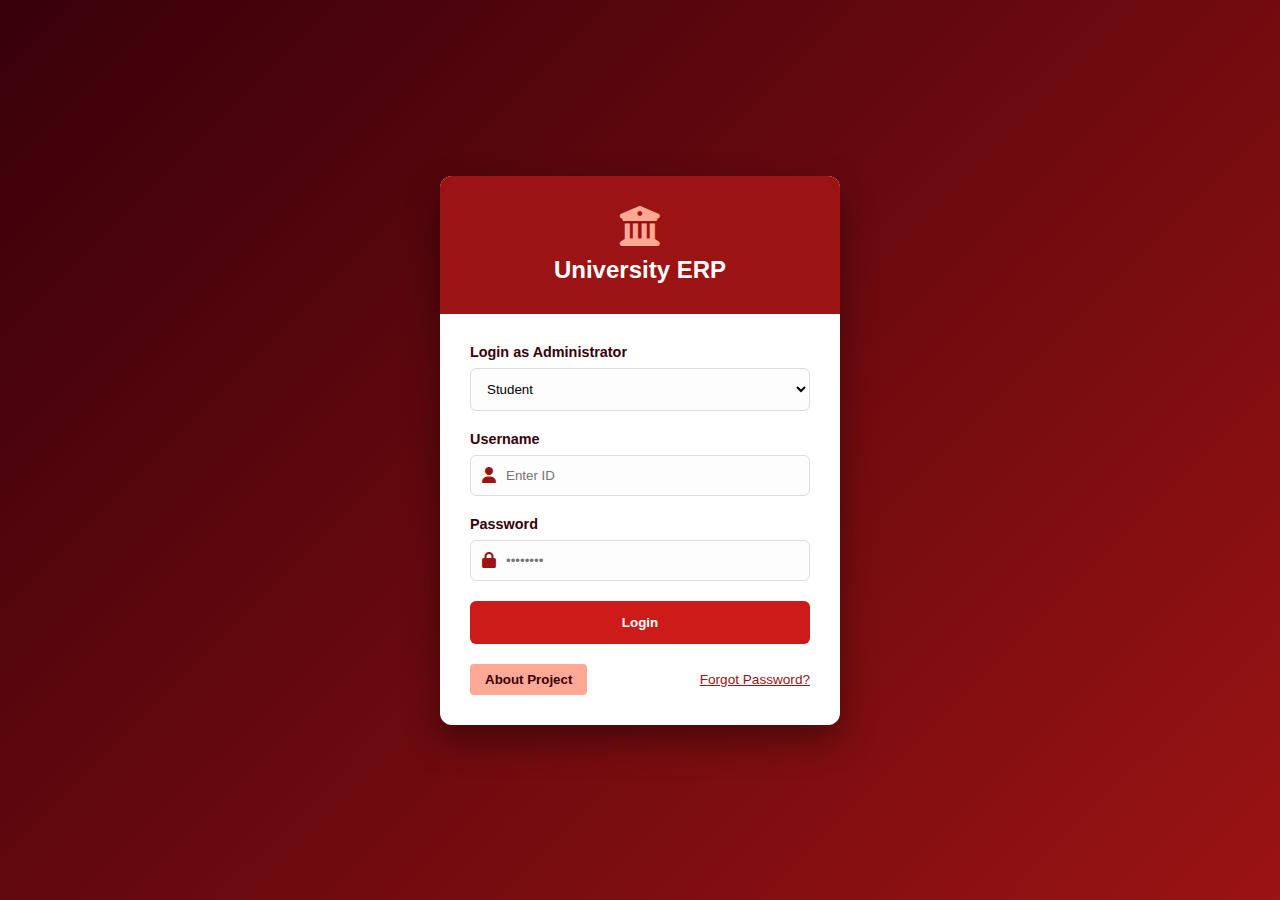
<file: index.html>
<!DOCTYPE html>
<html lang="en">
<head>
    <meta charset="UTF-8">
    <meta name="viewport" content="width=device-width, initial-scale=1.0">
    <title>ERP Portal - Login</title>
    <link rel="stylesheet" href="login-style.css">
    <link rel="stylesheet" href="https://cdnjs.cloudflare.com/ajax/libs/font-awesome/6.4.0/css/all.min.css">
</head>
<body>

    <div class="login-wrapper">
        <div class="login-flashcard">
            <div class="login-header">
                <i class="fas fa-university"></i>
                <h2>University ERP</h2>
            </div>

            <div class="login-body">
                <div class="form-group">
                    <label>Login as Administrator</label>
                    <select id="role">
                        <option value="student">Student</option>
                        <option value="faculty">Faculty</option>
                        <option value="hod">HOD</option>
                        <option value="administrator">Administrator</option>
                    </select>
                </div>

                <div class="form-group">
                    <label>Username</label>
                    <div class="input-with-icon">
                        <i class="fas fa-user"></i>
                        <input type="text" id="username" placeholder="Enter ID" required>
                    </div>
                </div>

                <div class="form-group">
                    <label>Password</label>
                    <div class="input-with-icon">
                        <i class="fas fa-lock"></i>
                        <input type="password" id="password" placeholder="••••••••" required>
                    </div>
                </div>

                <button class="btn-login" onclick="window.location.href='dashboard.html'">Login</button>
                
                <div class="login-footer">
                    
                    <button class="btn-secondary" id="openAbout" onclick="window.location.href='about.html'">
                        About Project
                    </button>
                    <button class="btn-text">Forgot Password?</button>
                </div>
            </div>
        </div>
    </div>

    <div id="aboutModal" class="modal">
        <div class="modal-content">
            <div class="modal-header">
                <h2>Project Information</h2>
                <span class="close-modal" id="closeAbout">&times;</span>
            </div>
            <div class="modal-body">
                <h3>ERP-based Integrated Student Management System</h3>
                <p class="objective"><strong>Vision:</strong> A centralized platform to reduce manual work and improve data transparency.</p>
                
                <div class="about-grid">
                    <div class="grid-item">
                        <h4>Users</h4>
                        <ul>
                            <li>Student & Faculty</li>
                            <li>Department & Admin</li>
                        </ul>
                    </div>
                    <div class="grid-item">
                        <h4>Technologies</h4>
                        <ul>
                            <li>HTML/CSS/JS</li>
                            <li>Python/Node.js</li>
                            <li>MySQL</li>
                        </ul>
                    </div>
                </div>
                
                <div class="requirements">
                    <h4>Core Features</h4>
                    <ul>
                        <li>Role-based Access Control</li>
                        <li>Automated Fee & Library Tracking</li>
                        <li>Integrated Query Chatbot</li>
                        <li>Export Reports (PDF/Excel)</li>
                    </ul>
                </div>
            </div>
        </div>
    </div>

    <script>
        // Simple logic to toggle the About modal
        const span = document.getElementById("closeAbout");

        btn.onclick = () => modal.style.display = "flex";
        span.onclick = () => modal.style.display = "none";
        window.onclick = (event) => {
            if (event.target == modal) modal.style.display = "none";
        }
    </script>
</body>
</html>
</file>
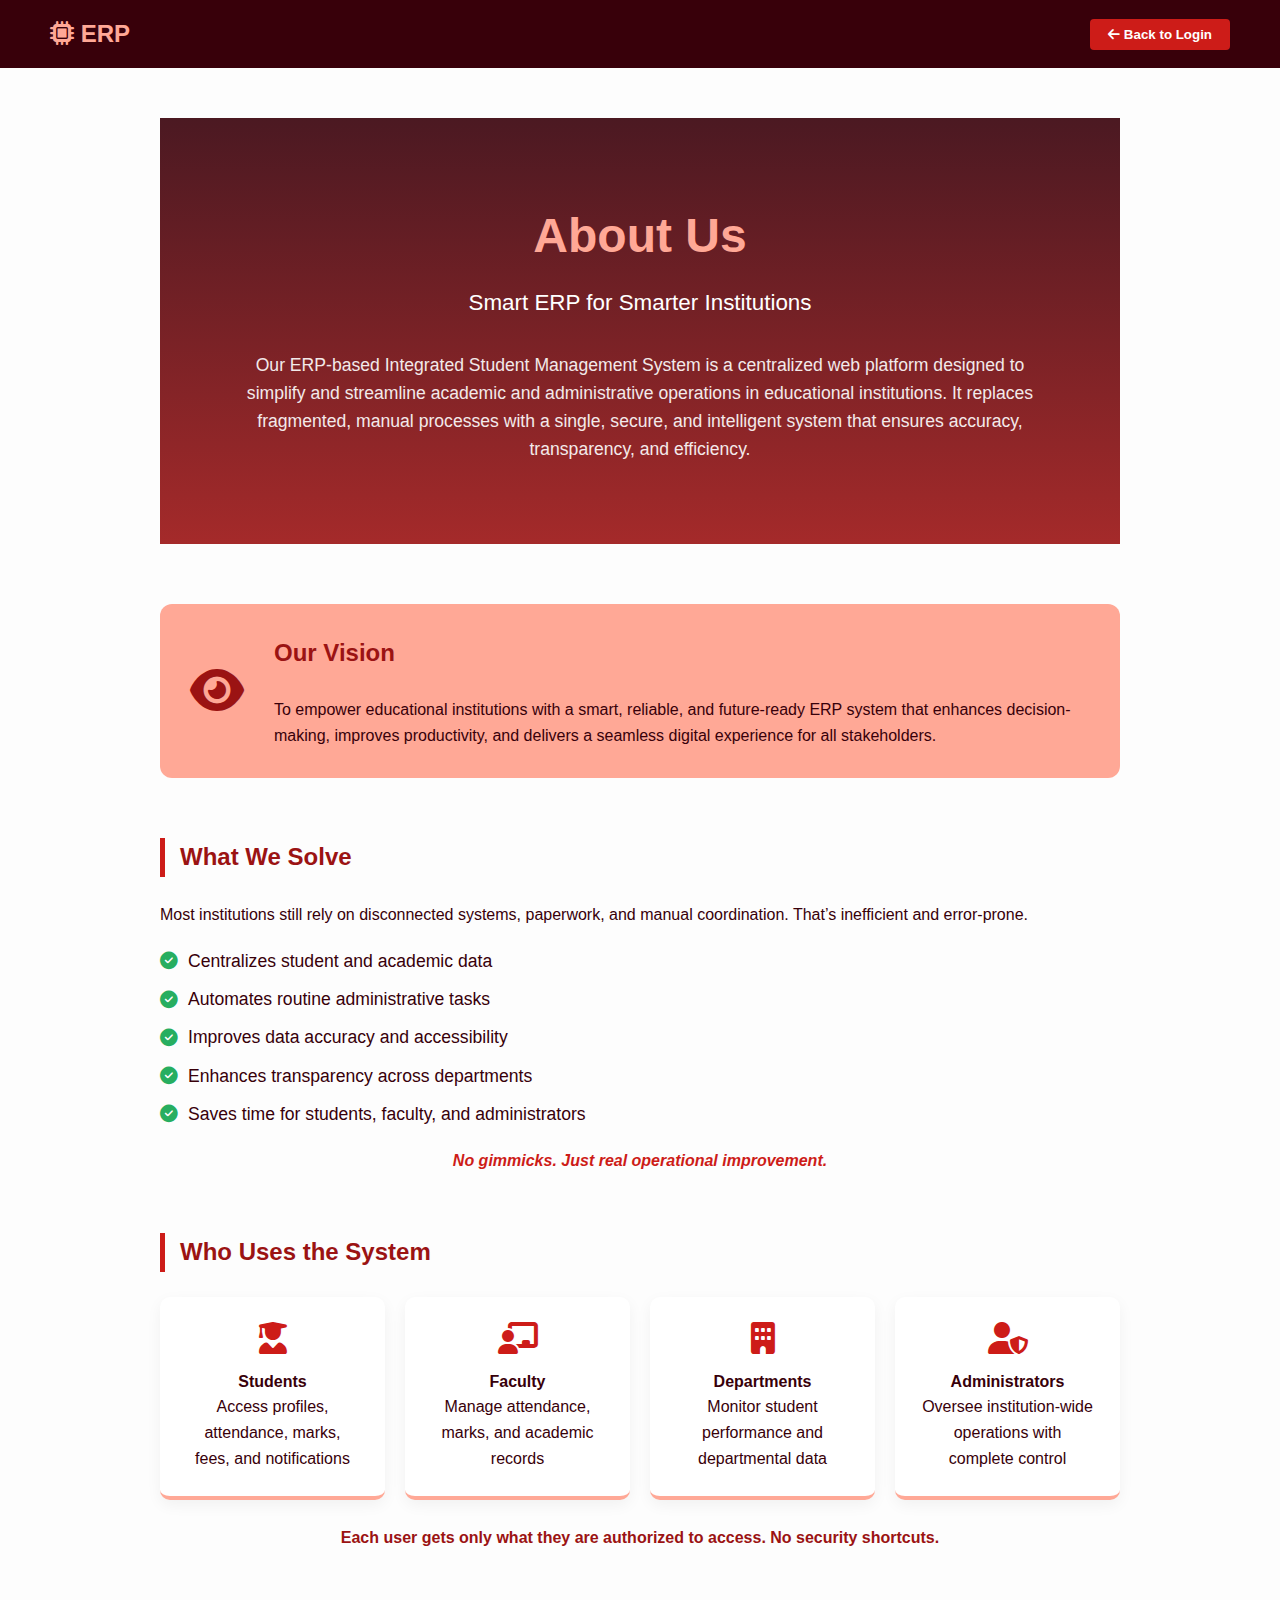
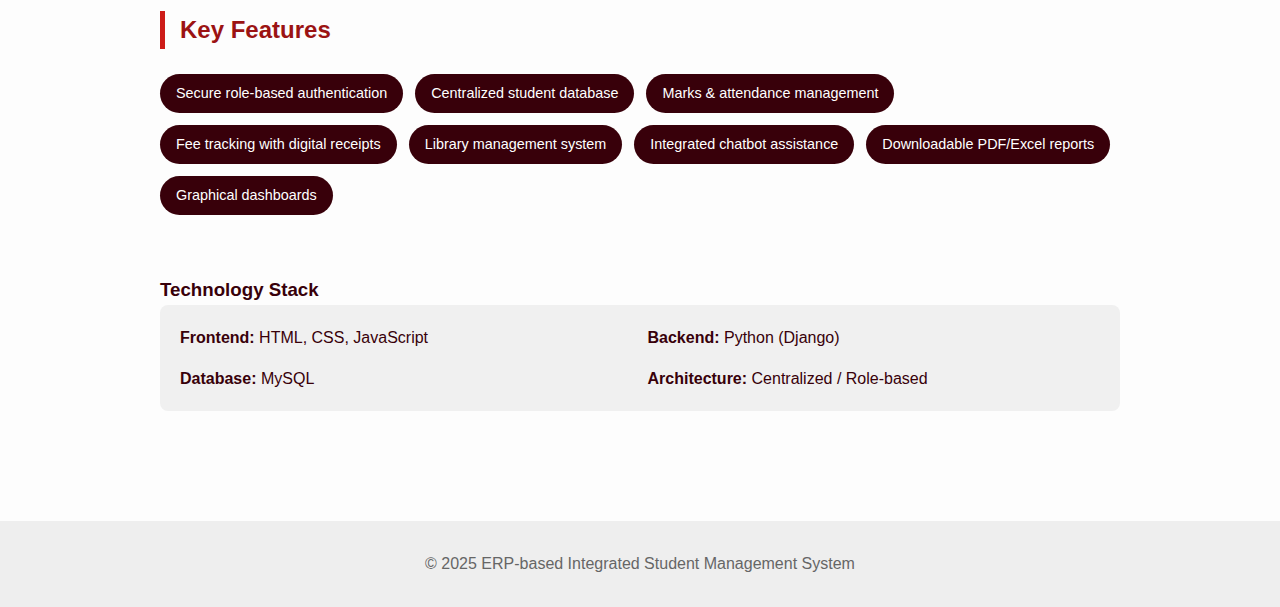
<file: about.html>
<!DOCTYPE html>
<html lang="en">
<head>
    <meta charset="UTF-8">
    <meta name="viewport" content="width=device-width, initial-scale=1.0">
    <title>About Us - Smart ERP</title>
    <link rel="stylesheet" href="about-style.css">
    <link rel="stylesheet" href="https://cdnjs.cloudflare.com/ajax/libs/font-awesome/6.4.0/css/all.min.css">
</head>
<body>

    <div class="about-wrapper">
        <header class="about-nav">
            <div class="logo">
                <i class="fas fa-microchip"></i> ERP
            </div>
            <button class="btn-back" onclick="window.location.href='login.html'">
                <i class="fas fa-arrow-left"></i> Back to Login
            </button>
        </header>

        <main class="about-container">
            <section class="hero-section">
                <h1>About Us</h1>
                <p class="tagline">Smart ERP for Smarter Institutions</p>
                <div class="hero-content">
                    <p>Our ERP-based Integrated Student Management System is a centralized web platform designed to simplify and streamline academic and administrative operations in educational institutions. It replaces fragmented, manual processes with a single, secure, and intelligent system that ensures accuracy, transparency, and efficiency.</p>
                </div>
            </section>

            <section class="vision-card">
                <div class="vision-icon"><i class="fas fa-eye"></i></div>
                <div class="vision-text">
                    <h2>Our Vision</h2>
                    <p>To empower educational institutions with a smart, reliable, and future-ready ERP system that enhances decision-making, improves productivity, and delivers a seamless digital experience for all stakeholders.</p>
                </div>
            </section>

            <section class="info-section">
                <h2>What We Solve</h2>
                <p>Most institutions still rely on disconnected systems, paperwork, and manual coordination. That’s inefficient and error-prone.</p>
                <ul class="solve-list">
                    <li><i class="fas fa-check-circle"></i> Centralizes student and academic data</li>
                    <li><i class="fas fa-check-circle"></i> Automates routine administrative tasks</li>
                    <li><i class="fas fa-check-circle"></i> Improves data accuracy and accessibility</li>
                    <li><i class="fas fa-check-circle"></i> Enhances transparency across departments</li>
                    <li><i class="fas fa-check-circle"></i> Saves time for students, faculty, and administrators</li>
                </ul>
                <p class="quote">No gimmicks. Just real operational improvement.</p>
            </section>

            <section class="roles-section">
                <h2>Who Uses the System</h2>
                <div class="roles-grid">
                    <div class="role-card">
                        <i class="fas fa-user-graduate"></i>
                        <h4>Students</h4>
                        <p>Access profiles, attendance, marks, fees, and notifications</p>
                    </div>
                    <div class="role-card">
                        <i class="fas fa-chalkboard-teacher"></i>
                        <h4>Faculty</h4>
                        <p>Manage attendance, marks, and academic records</p>
                    </div>
                    <div class="role-card">
                        <i class="fas fa-building"></i>
                        <h4>Departments</h4>
                        <p>Monitor student performance and departmental data</p>
                    </div>
                    <div class="role-card">
                        <i class="fas fa-user-shield"></i>
                        <h4>Administrators</h4>
                        <p>Oversee institution-wide operations with complete control</p>
                    </div>
                </div>
                <p class="security-note">Each user gets only what they are authorized to access. No security shortcuts.</p>
            </section>

            <section class="features-section">
                <h2>Key Features</h2>
                <div class="features-flex">
                    <div class="feat-item">Secure role-based authentication</div>
                    <div class="feat-item">Centralized student database</div>
                    <div class="feat-item">Marks & attendance management</div>
                    <div class="feat-item">Fee tracking with digital receipts</div>
                    <div class="feat-item">Library management system</div>
                    <div class="feat-item">Integrated chatbot assistance</div>
                    <div class="feat-item">Downloadable PDF/Excel reports</div>
                    <div class="feat-item">Graphical dashboards</div>
                </div>
            </section>

            <section class="tech-section">
                <h3>Technology Stack</h3>
                <div class="tech-grid">
                    <div class="tech-item"><strong>Frontend:</strong> HTML, CSS, JavaScript</div>
                    <div class="tech-item"><strong>Backend:</strong> Python (Django)</div>
                    <div class="tech-item"><strong>Database:</strong> MySQL</div>
                    <div class="tech-item"><strong>Architecture:</strong> Centralized / Role-based</div>
                </div>
            </section>
        </main>

        <footer class="about-footer">
            <p>&copy; 2025 ERP-based Integrated Student Management System</p>
        </footer>
    </div>

</body>
</html>
</file>
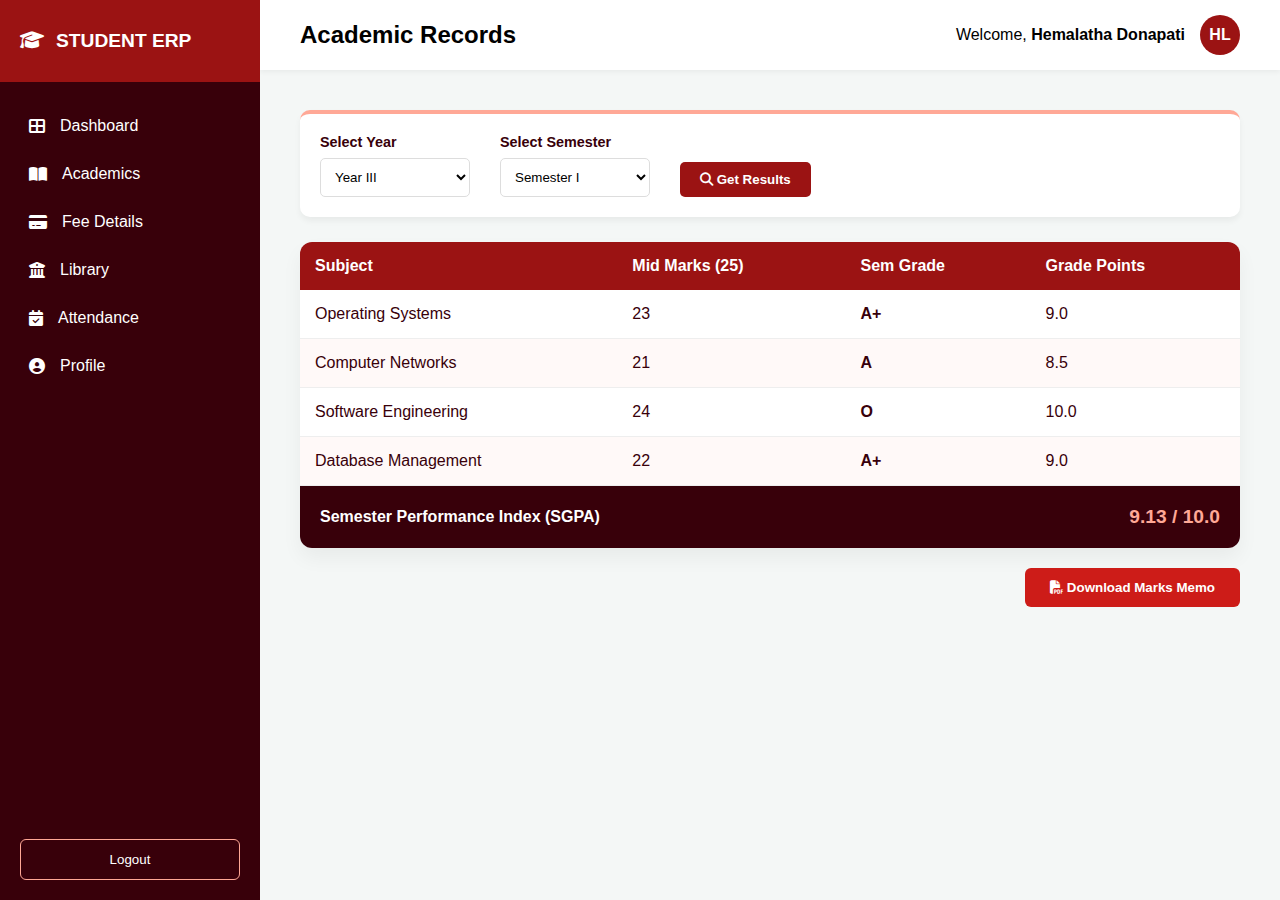
<file: academics.html>
<!DOCTYPE html>
<html lang="en">
<head>
    <meta charset="UTF-8">
    <meta name="viewport" content="width=device-width, initial-scale=1.0">
    <title>Academics - ERP Portal</title>
    <link rel="stylesheet" href="dashboard-style.css">
    <link rel="stylesheet" href="academics-style.css">
    <link rel="stylesheet" href="https://cdnjs.cloudflare.com/ajax/libs/font-awesome/6.4.0/css/all.min.css">
</head>
<body>

    <div class="dashboard-wrapper">
        <nav class="sidebar">
            <div class="sidebar-logo">
                <i class="fas fa-graduation-cap"></i>
                <span>STUDENT ERP</span>
            </div>
            <ul class="nav-menu">
                <li class="nav-item" onclick="window.location.href='dashboard.html'">
                    <i class="fas fa-th-large"></i> Dashboard
                </li>
                
                <li class="nav-item" onclick="window.location.href='academics.html'">
                    <i class="fas fa-book-open"></i> Academics
                </li>
                
                <li class="nav-item" onclick="window.location.href='fee.html'">
                    <i class="fas fa-credit-card"></i> Fee Details
                </li>
                
                <li class="nav-item" onclick="window.location.href='library.html'">
                    <i class="fas fa-university"></i> Library
                </li>

                <li class="nav-item" onclick="window.location.href='attendance.html'">
                    <i class="fas fa-calendar-check"></i> Attendance
                </li>

                <li class="nav-item" onclick="window.location.href='profile.html'">
                    <i class="fas fa-user-circle"></i> Profile
                </li>
            </ul>
            <div class="sidebar-footer">
                <button class="btn-logout" onclick="window.location.href='index.html'">Logout</button>
            </div>
        </nav>

        <main class="main-container">
            <header class="top-nav">
                <div class="page-title"><h2>Academic Records</h2></div>
                <div class="user-profile"><span>Welcome, <strong>Hemalatha Donapati</strong></span><div class="avatar">HL</div></div>
            </header>

            <section class="content-body">
                <div class="filter-card">
                    <div class="filter-group">
                        <label>Select Year</label>
                        <select id="year-select">
                            <option value="1">Year I</option>
                            <option value="2">Year II</option>
                            <option value="3" selected>Year III</option>
                            <option value="4">Year IV</option>
                        </select>
                    </div>
                    <div class="filter-group">
                        <label>Select Semester</label>
                        <select id="sem-select">
                            <option value="1" selected>Semester I</option>
                            <option value="2">Semester II</option>
                        </select>
                    </div>
                    <button class="btn-fetch"><i class="fas fa-search"></i> Get Results</button>
                </div>

                <div class="table-container">
                    
                    <table class="academic-table">
                        <thead>
                            <tr>
                                <th>Subject</th>
                                <th>Mid Marks (25)</th>
                                <th>Sem Grade</th>
                                <th>Grade Points</th>
                            </tr>
                        </thead>
                        <tbody>
                            <tr>
                                <td>Operating Systems</td>
                                <td>23</td>
                                <td class="grade">A+</td>
                                <td>9.0</td>
                            </tr>
                            <tr class="alt-row">
                                <td>Computer Networks</td>
                                <td>21</td>
                                <td class="grade">A</td>
                                <td>8.5</td>
                            </tr>
                            <tr>
                                <td>Software Engineering</td>
                                <td>24</td>
                                <td class="grade">O</td>
                                <td>10.0</td>
                            </tr>
                            <tr class="alt-row">
                                <td>Database Management</td>
                                <td>22</td>
                                <td class="grade">A+</td>
                                <td>9.0</td>
                            </tr>
                        </tbody>
                        <tfoot>
                            <tr class="summary-row">
                                <td colspan="2">Semester Performance Index (SGPA)</td>
                                <td colspan="2" class="sgpa-value">9.13 / 10.0</td>
                            </tr>
                        </tfoot>
                    </table>
                </div>

                <div class="report-action">
                    <button class="btn-download"><i class="fas fa-file-pdf"></i> Download Marks Memo</button>
                </div>
            </section>
        </main>
    </div>
</body>

</html>
</file>
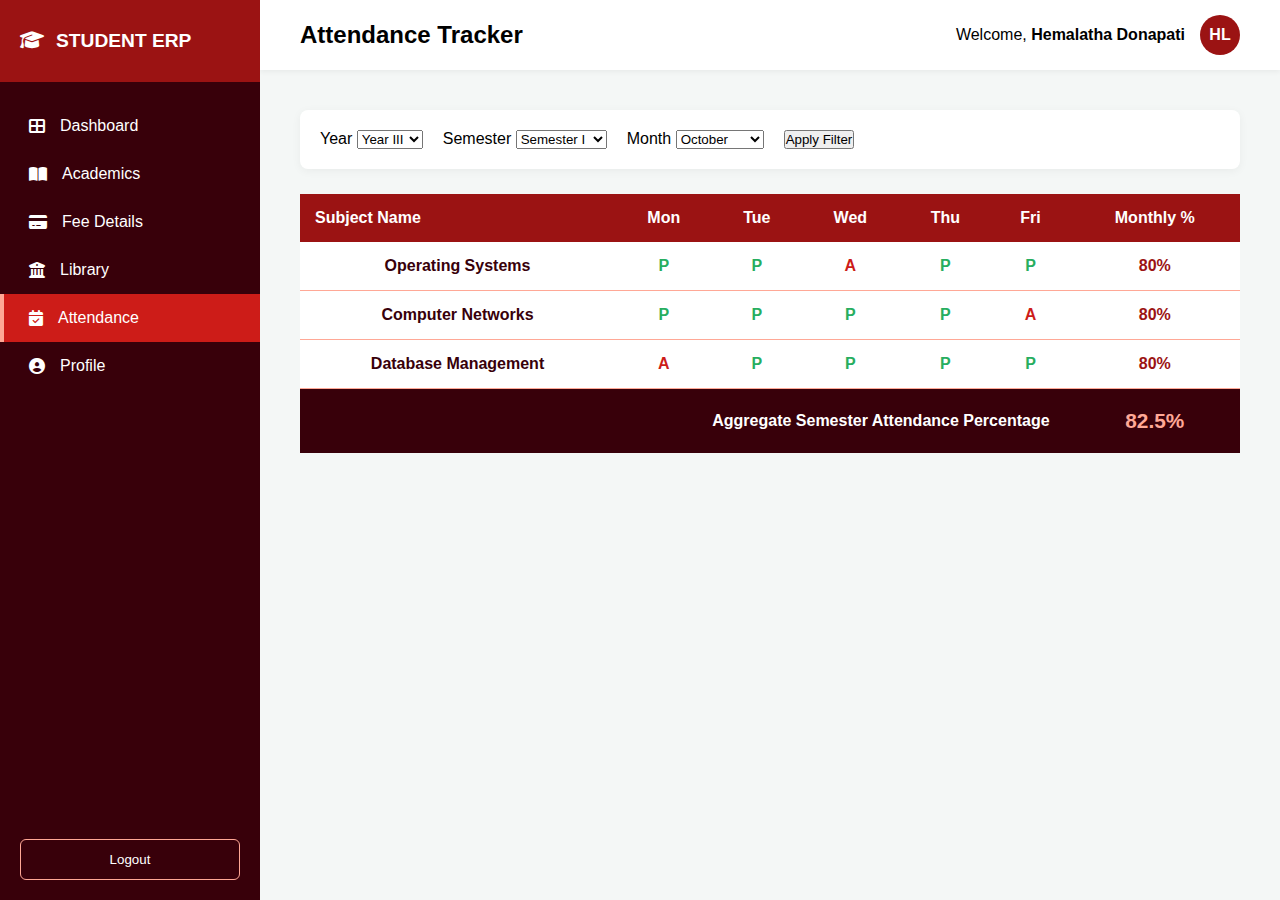
<file: attendance.html>
<!DOCTYPE html>
<html lang="en">
<head>
    <meta charset="UTF-8">
    <meta name="viewport" content="width=device-width, initial-scale=1.0">
    <title>Attendance - ERP Portal</title>
    <link rel="stylesheet" href="dashboard-style.css">
    <link rel="stylesheet" href="attendance-style.css">
    <link rel="stylesheet" href="https://cdnjs.cloudflare.com/ajax/libs/font-awesome/6.4.0/css/all.min.css">
</head>
<body>

    <div class="dashboard-wrapper">
        <nav class="sidebar">
            <div class="sidebar-logo">
                <i class="fas fa-graduation-cap"></i>
                <span>STUDENT ERP</span>
            </div>
            <ul class="nav-menu">
                <li class="nav-item" onclick="window.location.href='dashboard.html'"><i class="fas fa-th-large"></i> Dashboard</li>
                <li class="nav-item" onclick="window.location.href='academics.html'"><i class="fas fa-book-open"></i> Academics</li>
                <li class="nav-item" onclick="window.location.href='fee.html'"><i class="fas fa-credit-card"></i> Fee Details</li>
                <li class="nav-item" onclick="window.location.href='library.html'"><i class="fas fa-university"></i> Library</li>
                <li class="nav-item active" onclick="window.location.href='attendance.html'"><i class="fas fa-calendar-check"></i> Attendance</li>
                <li class="nav-item" onclick="window.location.href='profile.html'"><i class="fas fa-user-circle"></i> Profile</li>
            </ul>
            <div class="sidebar-footer">
                <button class="btn-logout" onclick="window.location.href='login.html'">Logout</button>
            </div>
        </nav>

        <main class="main-container">
            <header class="top-nav">
                <div class="page-title"><h2>Attendance Tracker</h2></div>
                <div class="user-profile"><span>Welcome, <strong>Hemalatha Donapati</strong></span><div class="avatar">HL</div></div>
            </header>

            <section class="content-body">
                <div class="filter-card">
                    <div class="filter-group">
                        <label>Year</label>
                        <select>
                            <option>Year I</option>
                            <option>Year II</option>
                            <option selected>Year III</option>
                            <option>Year IV</option>
                        </select>
                    </div>
                    <div class="filter-group">
                        <label>Semester</label>
                        <select>
                            <option selected>Semester I</option>
                            <option>Semester II</option>
                        </select>
                    </div>
                    <div class="filter-group">
                        <label>Month</label>
                        <select>
                            <option>August</option>
                            <option>September</option>
                            <option selected>October</option>
                            <option>November</option>
                        </select>
                    </div>
                    <button class="btn-fetch">Apply Filter</button>
                </div>

                <div class="table-container">
                    <table class="attendance-table">
                        <thead>
                            <tr>
                                <th>Subject Name</th>
                                <th>Mon</th>
                                <th>Tue</th>
                                <th>Wed</th>
                                <th>Thu</th>
                                <th>Fri</th>
                                <th>Monthly %</th>
                            </tr>
                        </thead>
                        <tbody>
                            <tr>
                                <td class="subject-name">Operating Systems</td>
                                <td><span class="p-status">P</span></td>
                                <td><span class="p-status">P</span></td>
                                <td><span class="a-status">A</span></td>
                                <td><span class="p-status">P</span></td>
                                <td><span class="p-status">P</span></td>
                                <td class="perc-val">80%</td>
                            </tr>
                            <tr class="alt-row">
                                <td class="subject-name">Computer Networks</td>
                                <td><span class="p-status">P</span></td>
                                <td><span class="p-status">P</span></td>
                                <td><span class="p-status">P</span></td>
                                <td><span class="p-status">P</span></td>
                                <td><span class="a-status">A</span></td>
                                <td class="perc-val">80%</td>
                            </tr>
                            <tr>
                                <td class="subject-name">Database Management</td>
                                <td><span class="a-status">A</span></td>
                                <td><span class="p-status">P</span></td>
                                <td><span class="p-status">P</span></td>
                                <td><span class="p-status">P</span></td>
                                <td><span class="p-status">P</span></td>
                                <td class="perc-val">80%</td>
                            </tr>
                        </tbody>
                        <tfoot>
                            <tr class="semester-summary">
                                <td colspan="6">Aggregate Semester Attendance Percentage</td>
                                <td class="total-perc">82.5%</td>
                            </tr>
                        </tfoot>
                    </table>
                </div>
            </section>
        </main>
    </div>
</body>
</html>
</file>
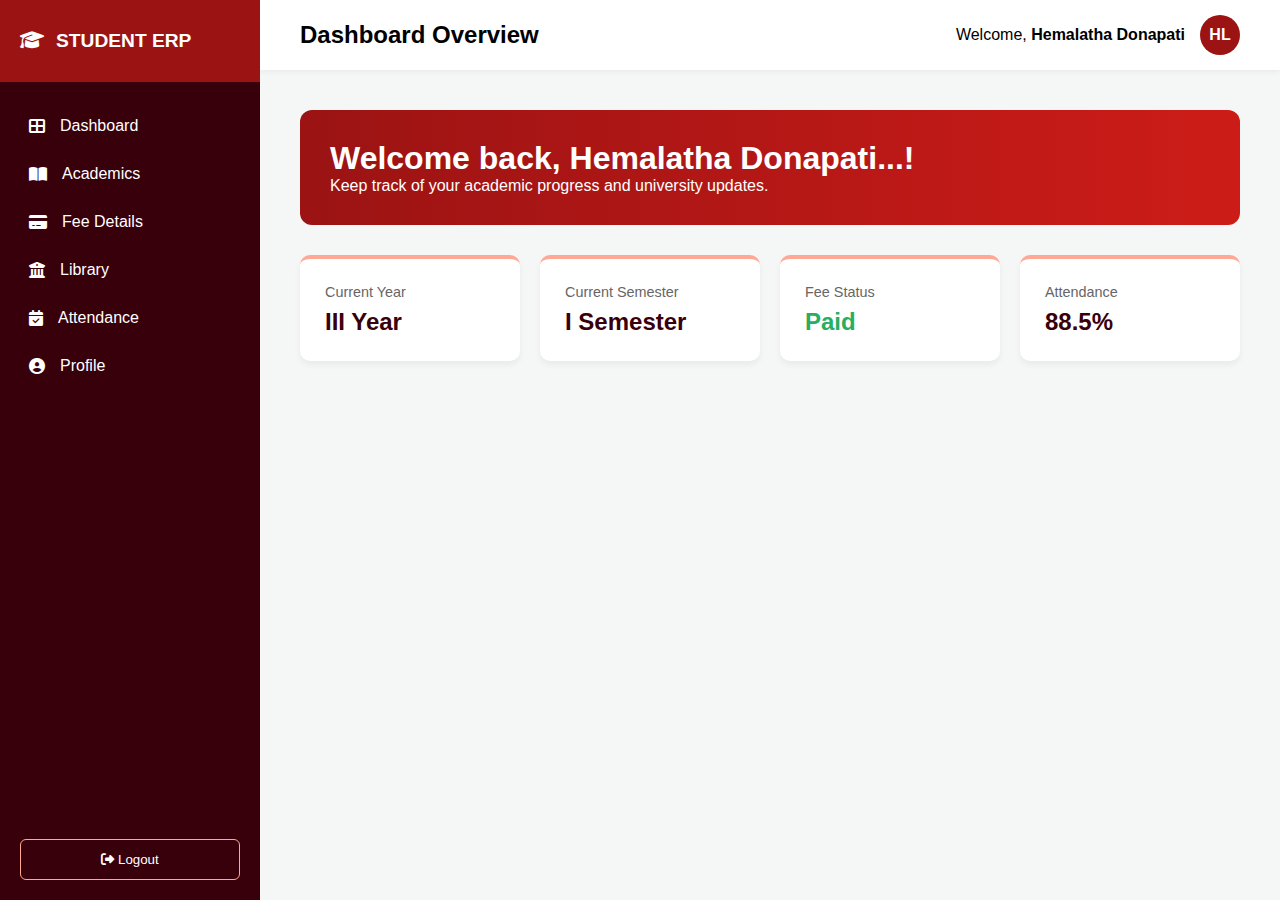
<file: dashboard.html>
<!DOCTYPE html>
<html lang="en">
<head>
    <meta charset="UTF-8">
    <meta name="viewport" content="width=device-width, initial-scale=1.0">
    <title>Student Portal - Dashboard</title>
    <link rel="stylesheet" href="dashboard-style.css">
    <link rel="stylesheet" href="https://cdnjs.cloudflare.com/ajax/libs/font-awesome/6.4.0/css/all.min.css">
</head>
<body>

    <div class="dashboard-wrapper">
        <nav class="sidebar">
            <div class="sidebar-logo">
                <i class="fas fa-graduation-cap"></i>
                <span>STUDENT ERP</span>
            </div>
            
            <ul class="nav-menu">
                <li class="nav-item" onclick="window.location.href='dashboard.html'">
                    <i class="fas fa-th-large"></i> Dashboard
                </li>
                
                <li class="nav-item" onclick="window.location.href='academics.html'">
                    <i class="fas fa-book-open"></i> Academics
                </li>
                
                <li class="nav-item" onclick="window.location.href='fee.html'">
                    <i class="fas fa-credit-card"></i> Fee Details
                </li>
                
                <li class="nav-item" onclick="window.location.href='library.html'">
                    <i class="fas fa-university"></i> Library
                </li>

                <li class="nav-item" onclick="window.location.href='attendance.html'">
                    <i class="fas fa-calendar-check"></i> Attendance
                </li>

                <li class="nav-item" onclick="window.location.href='profile.html'">
                    <i class="fas fa-user-circle"></i> Profile
                </li>
            </ul>

            <div class="sidebar-footer">
                <button class="btn-logout" onclick="window.location.href='login.html'">
                    <i class="fas fa-sign-out-alt"></i> Logout
                </button>
            </div>
        </nav>

        <main class="main-container">
            <header class="top-nav">
                <div class="page-title">
                    <h2 id="view-title">Dashboard Overview</h2>
                </div>
                <div class="user-profile">
                    <span>Welcome, <strong>Hemalatha Donapati</strong></span>
                    <div class="avatar">HL</div>
                </div>
            </header>

            <section class="content-body" id="main-view">
                <div class="dashboard-grid">
                    <div class="welcome-banner">
                        <h1>Welcome back, Hemalatha Donapati...!</h1>
                        <p>Keep track of your academic progress and university updates.</p>
                    </div>

                    <div class="stats-grid">
                        <div class="stat-card">
                            <span class="label">Current Year</span>
                            <span class="value">III Year</span>
                        </div>
                        <div class="stat-card">
                            <span class="label">Current Semester</span>
                            <span class="value">I Semester</span>
                        </div>
                        <div class="stat-card">
                            <span class="label">Fee Status</span>
                            <span class="value status-paid">Paid</span>
                        </div>
                        <div class="stat-card">
                            <span class="label">Attendance</span>
                            <span class="value">88.5%</span>
                        </div>
                    </div>
                </div>
            </section>
        </main>
    </div>

    <script>
        function loadContent(view) {
            const viewTitle = document.getElementById('view-title');
            const navItems = document.querySelectorAll('.nav-item');
            
            // Update Active State in UI
            navItems.forEach(item => item.classList.remove('active'));
            event.currentTarget.classList.add('active');

            // Logic to update viewTitle (Actual page content logic will follow)
            viewTitle.innerText = view.charAt(0).toUpperCase() + view.slice(1);
        }
    </script>
</body>
</html>
</file>
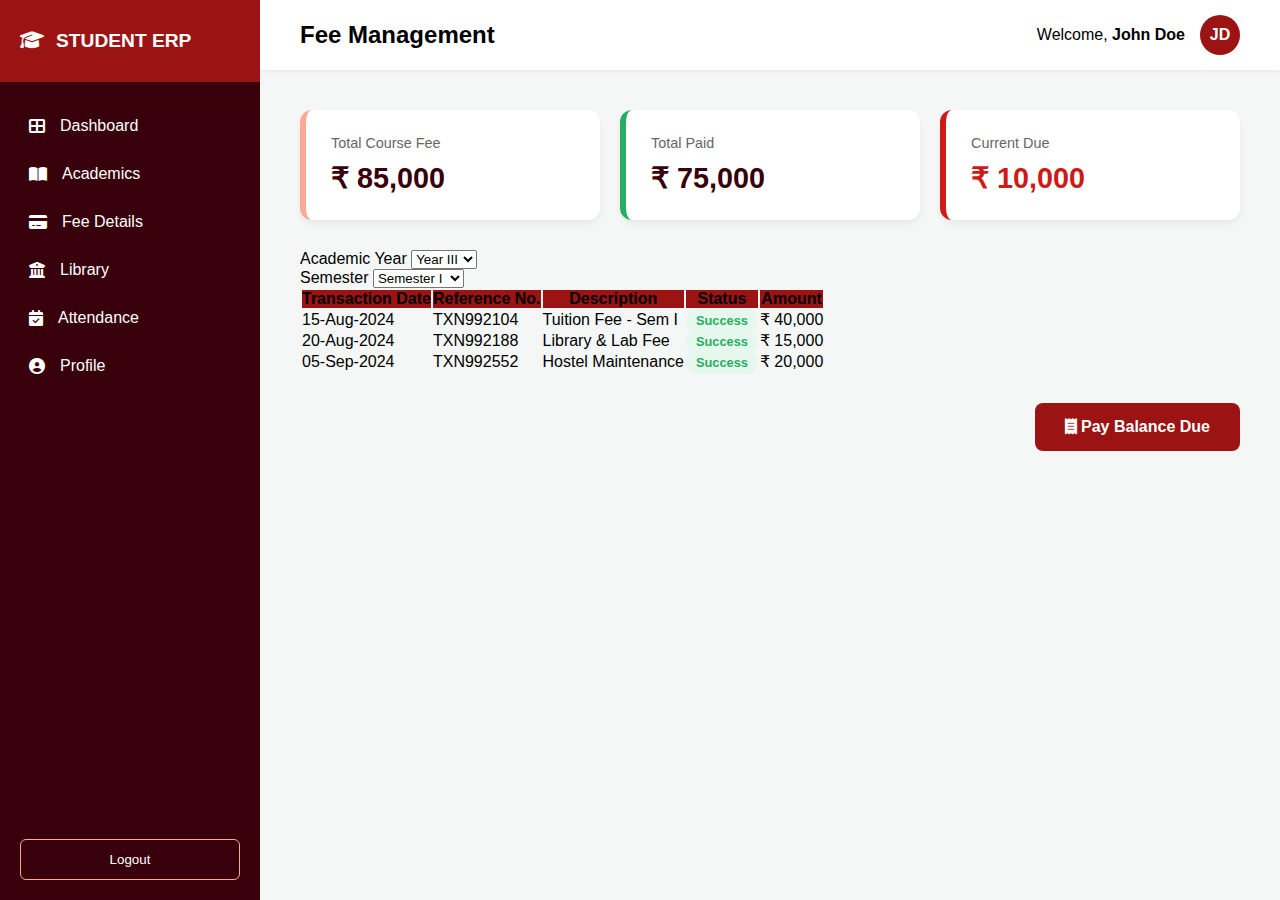
<file: fee.html>
<!DOCTYPE html>
<html lang="en">
<head>
    <meta charset="UTF-8">
    <meta name="viewport" content="width=device-width, initial-scale=1.0">
    <title>Fee Details - ERP Portal</title>
    <link rel="stylesheet" href="dashboard-style.css">
    <link rel="stylesheet" href="fee-style.css">
    <link rel="stylesheet" href="https://cdnjs.cloudflare.com/ajax/libs/font-awesome/6.4.0/css/all.min.css">
</head>
<body>

    <div class="dashboard-wrapper">
        <nav class="sidebar">
            <div class="sidebar-logo">
                <i class="fas fa-graduation-cap"></i>
                <span>STUDENT ERP</span>
            </div>
            <ul class="nav-menu">
                <li class="nav-item" onclick="window.location.href='dashboard.html'">
                    <i class="fas fa-th-large"></i> Dashboard
                </li>
                
                <li class="nav-item" onclick="window.location.href='academics.html'">
                    <i class="fas fa-book-open"></i> Academics
                </li>
                
                <li class="nav-item" onclick="window.location.href='fee.html'">
                    <i class="fas fa-credit-card"></i> Fee Details
                </li>
                
                <li class="nav-item" onclick="window.location.href='library.html'">
                    <i class="fas fa-university"></i> Library
                </li>

                <li class="nav-item" onclick="window.location.href='attendance.html'">
                    <i class="fas fa-calendar-check"></i> Attendance
                </li>

                <li class="nav-item" onclick="window.location.href='profile.html'">
                    <i class="fas fa-user-circle"></i> Profile
                </li>
            </ul>
            <div class="sidebar-footer">
                <button class="btn-logout" onclick="window.location.href='index.html'">Logout</button>
            </div>
        </nav>

        <main class="main-container">
            <header class="top-nav">
                <div class="page-title"><h2>Fee Management</h2></div>
                <div class="user-profile"><span>Welcome, <strong>John Doe</strong></span><div class="avatar">JD</div></div>
            </header>

            <section class="content-body">
                <div class="fee-summary-grid">
                    <div class="fee-card total">
                        <span class="fee-label">Total Course Fee</span>
                        <span class="fee-amount">₹ 85,000</span>
                    </div>
                    <div class="fee-card paid">
                        <span class="fee-label">Total Paid</span>
                        <span class="fee-amount">₹ 75,000</span>
                    </div>
                    <div class="fee-card due">
                        <span class="fee-label">Current Due</span>
                        <span class="fee-amount">₹ 10,000</span>
                    </div>
                </div>

                <div class="filter-card">
                    <div class="filter-group">
                        <label>Academic Year</label>
                        <select>
                            <option>Year I</option>
                            <option>Year II</option>
                            <option selected>Year III</option>
                            <option>Year IV</option>
                        </select>
                    </div>
                    <div class="filter-group">
                        <label>Semester</label>
                        <select>
                            <option selected>Semester I</option>
                            <option>Semester II</option>
                        </select>
                    </div>
                </div>

                <div class="table-container">
                    <table class="fee-table">
                        <thead>
                            <tr>
                                <th>Transaction Date</th>
                                <th>Reference No.</th>
                                <th>Description</th>
                                <th>Status</th>
                                <th>Amount</th>
                            </tr>
                        </thead>
                        <tbody>
                            <tr>
                                <td>15-Aug-2024</td>
                                <td>TXN992104</td>
                                <td>Tuition Fee - Sem I</td>
                                <td><span class="badge success">Success</span></td>
                                <td>₹ 40,000</td>
                            </tr>
                            <tr class="alt-row">
                                <td>20-Aug-2024</td>
                                <td>TXN992188</td>
                                <td>Library & Lab Fee</td>
                                <td><span class="badge success">Success</span></td>
                                <td>₹ 15,000</td>
                            </tr>
                            <tr>
                                <td>05-Sep-2024</td>
                                <td>TXN992552</td>
                                <td>Hostel Maintenance</td>
                                <td><span class="badge success">Success</span></td>
                                <td>₹ 20,000</td>
                            </tr>
                        </tbody>
                    </table>
                </div>

                <div class="fee-actions">
                    <button class="btn-pay"><i class="fas fa-receipt"></i> Pay Balance Due</button>
                </div>
            </section>
        </main>
    </div>
</body>

</html>
</file>
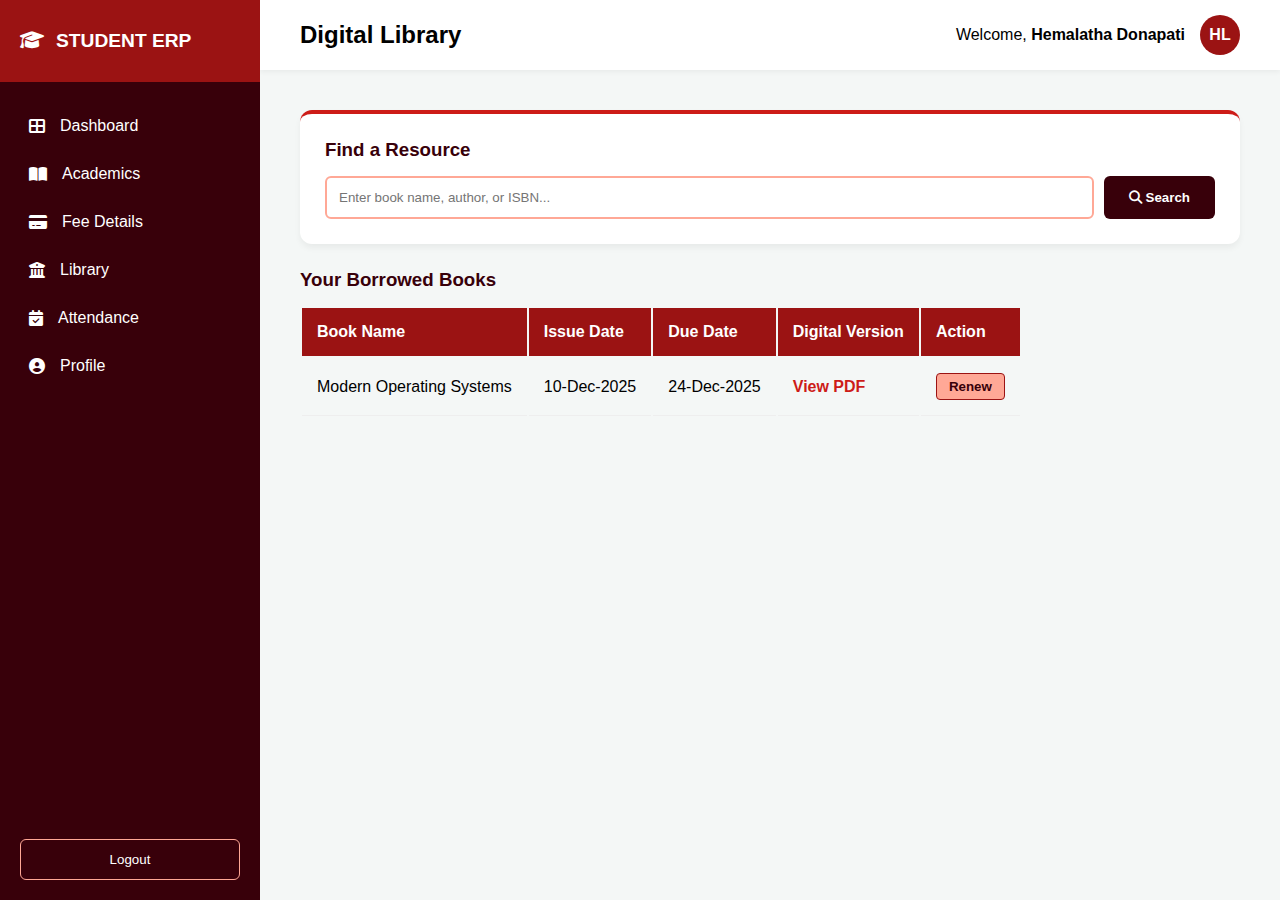
<file: library.html>
<!DOCTYPE html>
<html lang="en">
<head>
    <meta charset="UTF-8">
    <meta name="viewport" content="width=device-width, initial-scale=1.0">
    <title>Library - ERP Portal</title>
    <link rel="stylesheet" href="dashboard-style.css">
    <link rel="stylesheet" href="library-style.css">
    <link rel="stylesheet" href="https://cdnjs.cloudflare.com/ajax/libs/font-awesome/6.4.0/css/all.min.css">
</head>
<body>

    <div class="dashboard-wrapper">
        <nav class="sidebar">
            <div class="sidebar-logo">
                <i class="fas fa-graduation-cap"></i>
                <span>STUDENT ERP</span>
            </div>
            <ul class="nav-menu">
                <li class="nav-item" onclick="window.location.href='dashboard.html'">
                    <i class="fas fa-th-large"></i> Dashboard
                </li>
                
                <li class="nav-item" onclick="window.location.href='academics.html'">
                    <i class="fas fa-book-open"></i> Academics
                </li>
                
                <li class="nav-item" onclick="window.location.href='fee.html'">
                    <i class="fas fa-credit-card"></i> Fee Details
                </li>
                
                <li class="nav-item" onclick="window.location.href='library.html'">
                    <i class="fas fa-university"></i> Library
                </li>

                <li class="nav-item" onclick="window.location.href='attendance.html'">
                    <i class="fas fa-calendar-check"></i> Attendance
                </li>

                <li class="nav-item" onclick="window.location.href='profile.html'">
                    <i class="fas fa-user-circle"></i> Profile
                </li>
            </ul>
            <div class="sidebar-footer">
                <button class="btn-logout" onclick="window.location.href='login.html'">Logout</button>
            </div>
        </nav>

        <main class="main-container">
            <header class="top-nav">
                <div class="page-title"><h2>Digital Library</h2></div>
                <div class="user-profile"><span>Welcome, <strong>Hemalatha Donapati</strong></span><div class="avatar">HL</div></div>
            </header>

            <section class="content-body">
                <div class="search-card">
                    <h3>Find a Resource</h3>
                    <div class="search-bar">
                        <input type="text" id="bookInput" placeholder="Enter book name, author, or ISBN...">
                        <button class="btn-search" onclick="dummySearch()"><i class="fas fa-search"></i> Search</button>
                    </div>
                </div>

                <div id="searchResults" class="results-container"></div>

                <div class="issued-section">
                    <h3>Your Borrowed Books</h3>
                    <div class="table-container">
                        <table class="library-table">
                            <thead>
                                <tr>
                                    <th>Book Name</th>
                                    <th>Issue Date</th>
                                    <th>Due Date</th>
                                    <th>Digital Version</th>
                                    <th>Action</th>
                                </tr>
                            </thead>
                            <tbody id="borrowedList">
                                <tr>
                                    <td>Modern Operating Systems</td>
                                    <td>10-Dec-2025</td>
                                    <td>24-Dec-2025</td>
                                    <td><a href="#" class="link-red">View PDF</a></td>
                                    <td><button class="btn-renew">Renew</button></td>
                                </tr>
                            </tbody>
                        </table>
                    </div>
                </div>
            </section>
        </main>
    </div>

    <script>
        function dummySearch() {
            const results = document.getElementById('searchResults');
            results.innerHTML = `
                <div class="book-result-card">
                    <div class="book-info">
                        <h4>Database System Concepts (7th Ed)</h4>
                        <p class="summary">A comprehensive guide to database management, covering SQL, Normalization, and Transactions.</p>
                        <div class="book-meta">
                            <span><strong>Issue Date:</strong> --</span>
                            <span><strong>Due Date:</strong> --</span>
                        </div>
                    </div>
                    <div class="book-actions">
                        <a href="#" class="btn-digital"><i class="fas fa-external-link-alt"></i> Preview</a>
                        <button class="btn-add" onclick="addBook()">+ Add to My List</button>
                    </div>
                </div>
            `;
        }

        function addBook() {
            alert("Book has been added to your borrowed list with permission from Higher Authority.");
            // In real app, this would trigger a database POST request
        }
    </script>
</body>
</html>
</file>
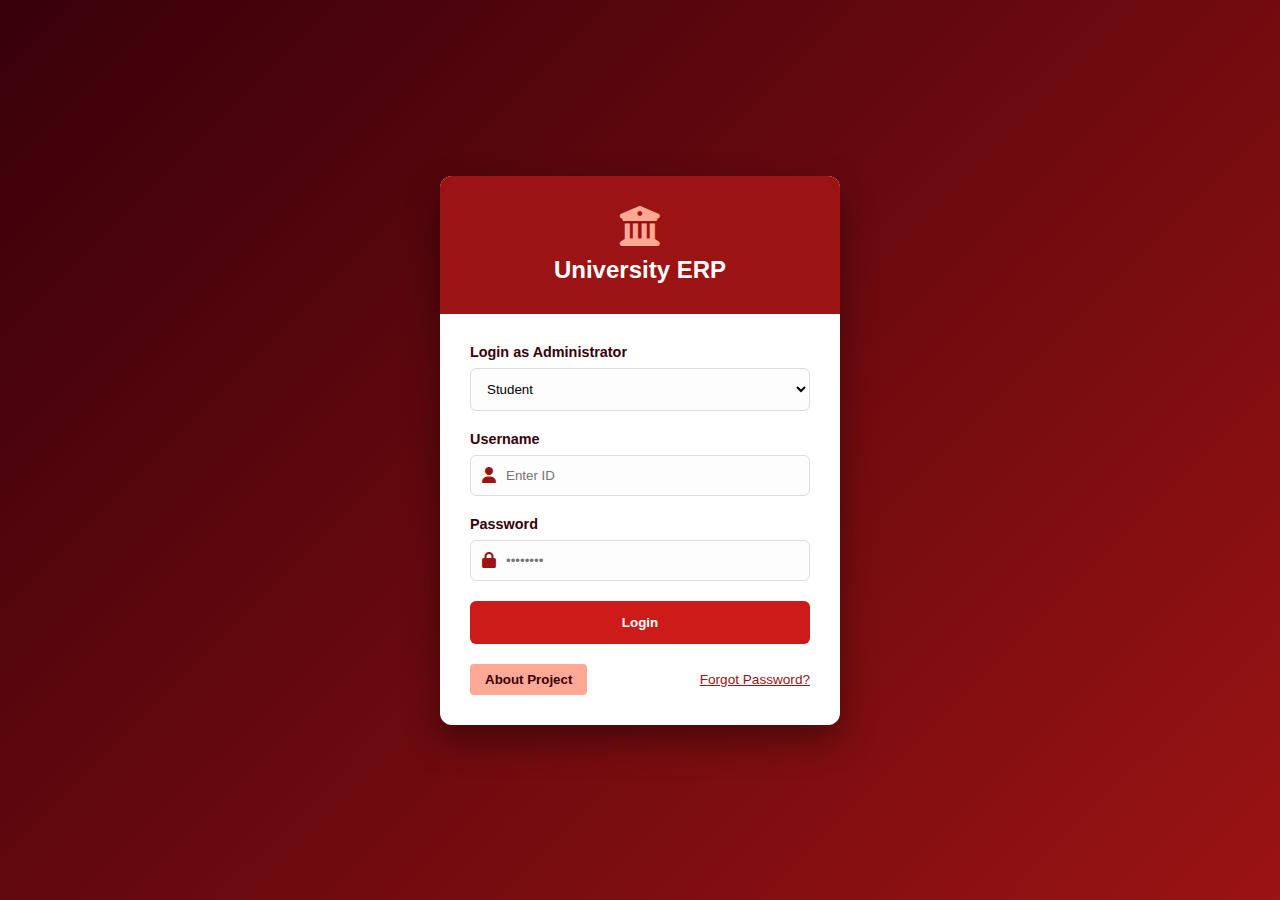
<file: login.html>
<!DOCTYPE html>
<html lang="en">
<head>
    <meta charset="UTF-8">
    <meta name="viewport" content="width=device-width, initial-scale=1.0">
    <title>ERP Portal - Login</title>
    <link rel="stylesheet" href="login-style.css">
    <link rel="stylesheet" href="https://cdnjs.cloudflare.com/ajax/libs/font-awesome/6.4.0/css/all.min.css">
</head>
<body>

    <div class="login-wrapper">
        <div class="login-flashcard">
            <div class="login-header">
                <i class="fas fa-university"></i>
                <h2>University ERP</h2>
            </div>

            <div class="login-body">
                <div class="form-group">
                    <label>Login as Administrator</label>
                    <select id="role">
                        <option value="student">Student</option>
                        <option value="faculty">Faculty</option>
                        <option value="hod">HOD</option>
                        <option value="administrator">Administrator</option>
                    </select>
                </div>

                <div class="form-group">
                    <label>Username</label>
                    <div class="input-with-icon">
                        <i class="fas fa-user"></i>
                        <input type="text" id="username" placeholder="Enter ID" required>
                    </div>
                </div>

                <div class="form-group">
                    <label>Password</label>
                    <div class="input-with-icon">
                        <i class="fas fa-lock"></i>
                        <input type="password" id="password" placeholder="••••••••" required>
                    </div>
                </div>

                <button class="btn-login" onclick="window.location.href='dashboard.html'">Login</button>
                
                <div class="login-footer">
                    
                    <button class="btn-secondary" id="openAbout" onclick="window.location.href='about.html'">
                        About Project
                    </button>
                    <button class="btn-text">Forgot Password?</button>
                </div>
            </div>
        </div>
    </div>

    <div id="aboutModal" class="modal">
        <div class="modal-content">
            <div class="modal-header">
                <h2>Project Information</h2>
                <span class="close-modal" id="closeAbout">&times;</span>
            </div>
            <div class="modal-body">
                <h3>ERP-based Integrated Student Management System</h3>
                <p class="objective"><strong>Vision:</strong> A centralized platform to reduce manual work and improve data transparency.</p>
                
                <div class="about-grid">
                    <div class="grid-item">
                        <h4>Users</h4>
                        <ul>
                            <li>Student & Faculty</li>
                            <li>Department & Admin</li>
                        </ul>
                    </div>
                    <div class="grid-item">
                        <h4>Technologies</h4>
                        <ul>
                            <li>HTML/CSS/JS</li>
                            <li>Python/Node.js</li>
                            <li>MySQL</li>
                        </ul>
                    </div>
                </div>
                
                <div class="requirements">
                    <h4>Core Features</h4>
                    <ul>
                        <li>Role-based Access Control</li>
                        <li>Automated Fee & Library Tracking</li>
                        <li>Integrated Query Chatbot</li>
                        <li>Export Reports (PDF/Excel)</li>
                    </ul>
                </div>
            </div>
        </div>
    </div>

    <script>
        // Simple logic to toggle the About modal
        const span = document.getElementById("closeAbout");

        btn.onclick = () => modal.style.display = "flex";
        span.onclick = () => modal.style.display = "none";
        window.onclick = (event) => {
            if (event.target == modal) modal.style.display = "none";
        }
    </script>
</body>
</html>
</file>
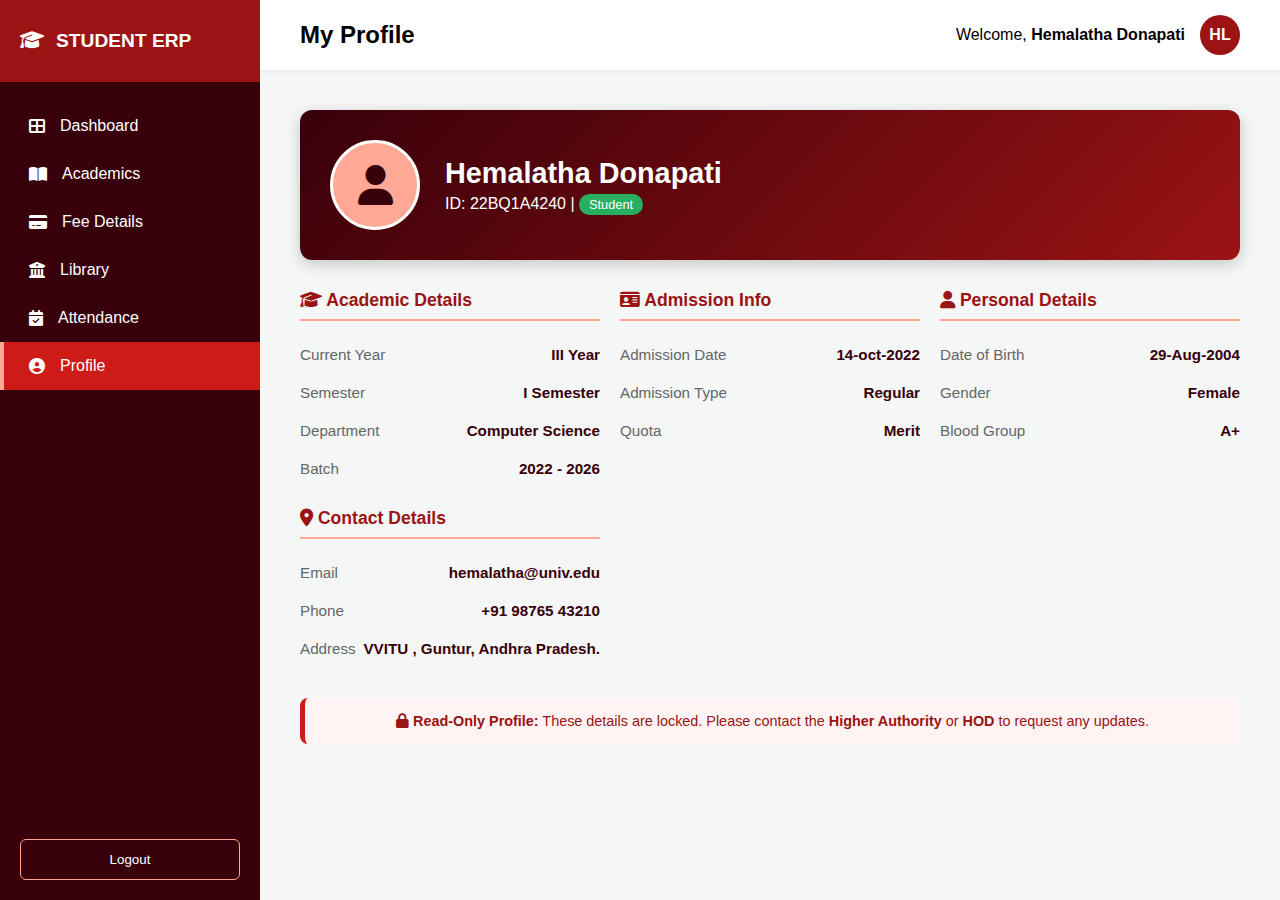
<file: profile.html>
<!DOCTYPE html>
<html lang="en">
<head>
    <meta charset="UTF-8">
    <meta name="viewport" content="width=device-width, initial-scale=1.0">
    <title>Student Profile - ERP Portal</title>
    <link rel="stylesheet" href="dashboard-style.css">
    <link rel="stylesheet" href="profile-style.css">
    <link rel="stylesheet" href="https://cdnjs.cloudflare.com/ajax/libs/font-awesome/6.4.0/css/all.min.css">
</head>
<body>

    <div class="dashboard-wrapper">
        <nav class="sidebar">
            <div class="sidebar-logo">
                <i class="fas fa-graduation-cap"></i>
                <span>STUDENT ERP</span>
            </div>
            <ul class="nav-menu">
                <li class="nav-item" onclick="window.location.href='dashboard.html'"><i class="fas fa-th-large"></i> Dashboard</li>
                <li class="nav-item" onclick="window.location.href='academics.html'"><i class="fas fa-book-open"></i> Academics</li>
                <li class="nav-item" onclick="window.location.href='fee.html'"><i class="fas fa-credit-card"></i> Fee Details</li>
                <li class="nav-item" onclick="window.location.href='library.html'"><i class="fas fa-university"></i> Library</li>
                <li class="nav-item" onclick="window.location.href='attendance.html'"><i class="fas fa-calendar-check"></i> Attendance</li>
                <li class="nav-item active" onclick="window.location.href='profile.html'"><i class="fas fa-user-circle"></i> Profile</li>
            </ul>
            <div class="sidebar-footer">
                <button class="btn-logout" onclick="window.location.href='index.html'">Logout</button>
            </div>
        </nav>

        <main class="main-container">
            <header class="top-nav">
                <div class="page-title"><h2>My Profile</h2></div>
                <div class="user-profile"><span>Welcome, <strong>Hemalatha Donapati</strong></span><div class="avatar">HL</div></div>
            </header>

            <section class="content-body">
                <div class="profile-header-card">
                    <div class="profile-pic">
                        <i class="fas fa-user"></i>
                    </div>
                    <div class="profile-intro">
                        <h1>Hemalatha Donapati</h1>
                        <p>ID: 22BQ1A4240 | <span class="badge">Student</span></p>
                    </div>
                </div>

                <div class="profile-grid">
                    <div class="card info-card">
                        <h3><i class="fas fa-graduation-cap"></i> Academic Details</h3>
                        <div class="data-row"><span>Current Year</span><strong>III Year</strong></div>
                        <div class="data-row"><span>Semester</span><strong>I Semester</strong></div>
                        <div class="data-row"><span>Department</span><strong>Computer Science</strong></div>
                        <div class="data-row"><span>Batch</span><strong>2022 - 2026</strong></div>
                    </div>

                    <div class="card info-card">
                        <h3><i class="fas fa-id-card"></i> Admission Info</h3>
                        <div class="data-row"><span>Admission Date</span><strong>14-oct-2022</strong></div>
                        <div class="data-row"><span>Admission Type</span><strong>Regular</strong></div>
                        <div class="data-row"><span>Quota</span><strong>Merit</strong></div>
                    </div>

                    <div class="card info-card">
                        <h3><i class="fas fa-user"></i> Personal Details</h3>
                        <div class="data-row"><span>Date of Birth</span><strong>29-Aug-2004</strong></div>
                        <div class="data-row"><span>Gender</span><strong>Female</strong></div>
                        <div class="data-row"><span>Blood Group</span><strong>A+</strong></div>
                    </div>

                    <div class="card info-card">
                        <h3><i class="fas fa-map-marker-alt"></i> Contact Details</h3>
                        <div class="data-row"><span>Email</span><strong>hemalatha@univ.edu</strong></div>
                        <div class="data-row"><span>Phone</span><strong>+91 98765 43210</strong></div>
                        <div class="data-row"><span>Address</span><strong>VVITU , Guntur, Andhra Pradesh.</strong></div>
                    </div>
                </div>

                <div class="lock-notice">
                    <i class="fas fa-lock"></i>
                    <strong>Read-Only Profile:</strong> These details are locked. Please contact the <strong>Higher Authority</strong> or <strong>HOD</strong> to request any updates.
                </div>
            </section>
        </main>
    </div>
</body>

</html>
</file>
<file: login-style.css>
/* Color Palette Variables */
:root {
    --bright-red: #CD1C18;
    --light-peach: #FFA896;
    --deep-red: #9B1313;
    --dark-maroon: #38000A;
}

* { box-sizing: border-box; margin: 0; padding: 0; font-family: 'Segoe UI', sans-serif; }

body {
    background: linear-gradient(135deg, var(--dark-maroon) 0%, var(--deep-red) 100%);
    height: 100vh;
    display: flex;
    justify-content: center;
    align-items: center;
}

/* Flashcard Container */
.login-flashcard {
    background: white;
    width: 400px;
    border-radius: 12px;
    overflow: hidden;
    box-shadow: 0 15px 35px rgba(0,0,0,0.4);
}

.login-header {
    background: var(--deep-red);
    color: white;
    padding: 30px;
    text-align: center;
}

.login-header i { font-size: 2.5rem; margin-bottom: 10px; color: var(--light-peach); }

.login-body { padding: 30px; }

.form-group { margin-bottom: 20px; }

label {
    display: block;
    font-weight: 600;
    color: var(--dark-maroon);
    margin-bottom: 8px;
    font-size: 0.9rem;
}

select, input {
    width: 100%;
    padding: 12px;
    border: 1px solid #ddd;
    border-radius: 6px;
    background: #fdfdfd;
}

.input-with-icon { position: relative; }
.input-with-icon i {
    position: absolute;
    left: 12px;
    top: 50%;
    transform: translateY(-50%);
    color: var(--deep-red);
}
.input-with-icon input { padding-left: 35px; }

.btn-login {
    width: 100%;
    padding: 14px;
    background: var(--bright-red);
    color: white;
    border: none;
    border-radius: 6px;
    font-weight: bold;
    cursor: pointer;
    transition: background 0.3s;
}

.btn-login:hover { background: var(--deep-red); }

.login-footer {
    display: flex;
    justify-content: space-between;
    margin-top: 20px;
}

.btn-secondary {
    background: var(--light-peach);
    color: var(--dark-maroon);
    border: none;
    padding: 8px 15px;
    border-radius: 4px;
    cursor: pointer;
    font-weight: 600;
}

.btn-text {
    background: none;
    border: none;
    color: var(--deep-red);
    text-decoration: underline;
    cursor: pointer;
    font-size: 0.85rem;
}

/* ABOUT MODAL (The "About Page") */
.modal {
    display: none;
    position: fixed;
    z-index: 100;
    left: 0; top: 0; width: 100%; height: 100%;
    background-color: rgba(0,0,0,0.7);
    justify-content: center;
    align-items: center;
}

.modal-content {
    background: white;
    width: 90%;
    max-width: 600px;
    border-radius: 12px;
    overflow: hidden;
    animation: slideDown 0.4s;
}

.modal-header {
    background: var(--dark-maroon);
    color: white;
    padding: 20px;
    display: flex;
    justify-content: space-between;
    align-items: center;
}

.close-modal { font-size: 28px; cursor: pointer; color: var(--light-peach); }

.modal-body { padding: 30px; line-height: 1.6; }

.modal-body h3 { color: var(--bright-red); margin-bottom: 10px; }

.about-grid {
    display: grid;
    grid-template-columns: 1fr 1fr;
    gap: 20px;
    margin: 20px 0;
    background: #fff5f3;
    padding: 15px;
    border-radius: 8px;
}

.modal-body ul { list-style: none; }
.modal-body ul li::before { content: "• "; color: var(--bright-red); font-weight: bold; }

@keyframes slideDown {
    from { transform: translateY(-50px); opacity: 0; }
    to { transform: translateY(0); opacity: 1; }
}
</file>
<file: about-style.css>
:root {
    --bright-red: #CD1C18;
    --light-peach: #FFA896;
    --deep-red: #9B1313;
    --dark-maroon: #38000A;
}

* { box-sizing: border-box; margin: 0; padding: 0; font-family: 'Segoe UI', sans-serif; }

body { background-color: #fdfdfd; color: var(--dark-maroon); line-height: 1.6; }

.about-wrapper { overflow-x: hidden; }

/* Navigation */
.about-nav {
    background: var(--dark-maroon);
    padding: 15px 50px;
    display: flex;
    justify-content: space-between;
    align-items: center;
    position: sticky;
    top: 0;
    z-index: 100;
}

.logo { color: var(--light-peach); font-weight: bold; font-size: 1.5rem; }

.btn-back {
    background: var(--bright-red);
    color: white;
    border: none;
    padding: 8px 18px;
    border-radius: 4px;
    cursor: pointer;
    font-weight: bold;
    transition: 0.3s;
}

/* Hero Section */
.hero-section {
    background: linear-gradient(rgba(56, 0, 10, 0.9), rgba(155, 19, 19, 0.9)), 
                url('https://via.placeholder.com/1200x400');
    background-size: cover;
    color: white;
    padding: 80px 20px;
    text-align: center;
}

.hero-section h1 { font-size: 3rem; margin-bottom: 10px; color: var(--light-peach); }
.tagline { font-size: 1.4rem; font-weight: 300; margin-bottom: 30px; }
.hero-content { max-width: 800px; margin: 0 auto; font-size: 1.1rem; opacity: 0.9; }

/* Content Containers */
.about-container { max-width: 1000px; margin: 0 auto; padding: 50px 20px; }

section { margin-bottom: 60px; }
h2 { color: var(--deep-red); border-left: 5px solid var(--bright-red); padding-left: 15px; margin-bottom: 25px; }

/* Vision Card */
.vision-card {
    display: flex;
    align-items: center;
    background: var(--light-peach);
    padding: 30px;
    border-radius: 12px;
    gap: 30px;
}
.vision-icon i { font-size: 3rem; color: var(--deep-red); }
.vision-text h2 { border: none; padding: 0; }

/* Solve List */
.solve-list { list-style: none; margin: 20px 0; }
.solve-list li { margin-bottom: 10px; font-size: 1.1rem; display: flex; align-items: center; gap: 10px; }
.solve-list i { color: #27ae60; }
.quote { font-style: italic; color: var(--bright-red); font-weight: bold; text-align: center; margin-top: 20px; }

/* Roles Grid */
.roles-grid {
    display: grid;
    grid-template-columns: repeat(auto-fit, minmax(200px, 1fr));
    gap: 20px;
    margin-top: 20px;
}
.role-card {
    background: white;
    padding: 25px;
    text-align: center;
    border-radius: 10px;
    box-shadow: 0 5px 15px rgba(0,0,0,0.05);
    border-bottom: 4px solid var(--light-peach);
}
.role-card i { font-size: 2rem; color: var(--bright-red); margin-bottom: 15px; }
.security-note { text-align: center; margin-top: 25px; font-weight: bold; color: var(--deep-red); }

/* Features Flex */
.features-flex { display: flex; flex-wrap: wrap; gap: 12px; }
.feat-item {
    background: var(--dark-maroon);
    color: white;
    padding: 8px 16px;
    border-radius: 20px;
    font-size: 0.9rem;
}

/* Tech Section */
.tech-grid {
    display: grid;
    grid-template-columns: 1fr 1fr;
    gap: 15px;
    background: #f0f0f0;
    padding: 20px;
    border-radius: 8px;
}

.about-footer { text-align: center; padding: 30px; background: #eee; color: #666; }
</file>
<file: dashboard-style.css>
:root {
    --bright-red: #CD1C18;
    --light-peach: #FFA896;
    --deep-red: #9B1313;
    --dark-maroon: #38000A;
    --sidebar-width: 260px;
}

* { box-sizing: border-box; margin: 0; padding: 0; font-family: 'Segoe UI', sans-serif; }

body { background-color: #f4f7f6; overflow: hidden; }

.dashboard-wrapper { display: flex; height: 100vh; }

/* Sidebar Styling */
.sidebar {
    width: var(--sidebar-width);
    background-color: var(--dark-maroon);
    color: white;
    display: flex;
    flex-direction: column;
    z-index: 10;
}

.sidebar-logo {
    padding: 30px 20px;
    background: var(--deep-red);
    display: flex;
    align-items: center;
    gap: 12px;
    font-weight: bold;
    font-size: 1.2rem;
}

.nav-menu { list-style: none; flex-grow: 1; padding-top: 20px; }

.nav-item {
    padding: 15px 25px;
    cursor: pointer;
    display: flex;
    align-items: center;
    gap: 15px;
    transition: 0.3s;
    border-left: 4px solid transparent;
}

.nav-item:hover { background-color: rgba(255, 255, 255, 0.1); }

.nav-item.active {
    background-color: var(--bright-red);
    border-left: 4px solid var(--light-peach);
}

.sidebar-footer { padding: 20px; }

.btn-logout {
    width: 100%;
    padding: 12px;
    background: transparent;
    border: 1px solid var(--light-peach);
    color: white;
    border-radius: 6px;
    cursor: pointer;
    transition: 0.3s;
}

.btn-logout:hover { background: var(--bright-red); border-color: var(--bright-red); }

/* Main Content Area */
.main-container { flex-grow: 1; overflow-y: auto; display: flex; flex-direction: column; }

.top-nav {
    padding: 15px 40px;
    background: white;
    display: flex;
    justify-content: space-between;
    align-items: center;
    box-shadow: 0 2px 5px rgba(0,0,0,0.05);
}

.user-profile { display: flex; align-items: center; gap: 15px; }

.avatar {
    width: 40px; height: 40px;
    background: var(--deep-red);
    color: white;
    border-radius: 50%;
    display: flex;
    justify-content: center;
    align-items: center;
    font-weight: bold;
}

/* Dashboard Home UI */
.content-body { padding: 40px; }

.welcome-banner {
    background: linear-gradient(to right, var(--deep-red), var(--bright-red));
    padding: 30px;
    border-radius: 12px;
    color: white;
    margin-bottom: 30px;
}

.stats-grid {
    display: grid;
    grid-template-columns: repeat(auto-fit, minmax(200px, 1fr));
    gap: 20px;
}

.stat-card {
    background: white;
    padding: 25px;
    border-radius: 10px;
    box-shadow: 0 4px 6px rgba(0,0,0,0.05);
    display: flex;
    flex-direction: column;
    border-top: 4px solid var(--light-peach);
}

.stat-card .label { color: #666; font-size: 0.9rem; margin-bottom: 8px; }

.stat-card .value { font-size: 1.5rem; font-weight: bold; color: var(--dark-maroon); }

.status-paid { color: #27ae60 !important; }
</file>
<file: academics-style.css>
/* Filters Styling */
.filter-card {
    background: white;
    padding: 20px;
    border-radius: 10px;
    display: flex;
    gap: 30px;
    align-items: flex-end;
    margin-bottom: 25px;
    box-shadow: 0 4px 6px rgba(0,0,0,0.05);
    border-top: 4px solid var(--light-peach);
}

.filter-group { display: flex; flex-direction: column; gap: 8px; }

.filter-group label { font-weight: 600; color: var(--dark-maroon); font-size: 0.9rem; }

.filter-group select {
    padding: 10px;
    width: 150px;
    border: 1px solid #ddd;
    border-radius: 5px;
    background: #fff;
    cursor: pointer;
}

.btn-fetch {
    background: var(--deep-red);
    color: white;
    border: none;
    padding: 10px 20px;
    border-radius: 5px;
    font-weight: bold;
    cursor: pointer;
    transition: 0.3s;
}

.btn-fetch:hover { background: var(--dark-maroon); }

/* Table Styling */
.table-container {
    background: white;
    border-radius: 12px;
    overflow: hidden;
    box-shadow: 0 10px 20px rgba(0,0,0,0.05);
}

.academic-table { width: 100%; border-collapse: collapse; }

.academic-table th {
    background: var(--deep-red);
    color: white;
    padding: 15px;
    text-align: left;
    font-weight: 600;
}

.academic-table td { padding: 15px; border-bottom: 1px solid #eee; color: var(--dark-maroon); }

.alt-row { background-color: #fff9f8; } /* Light touch of peach for alternate rows */

.grade { font-weight: 800; color: var(--bright-red); }

/* Summary Row */
.summary-row { background: var(--dark-maroon); color: white; font-weight: bold; }

.summary-row td { padding: 20px; border: none; color: white; }

.sgpa-value { text-align: right; color: var(--light-peach) !important; font-size: 1.2rem; }

/* Download Button */
.report-action { margin-top: 20px; display: flex; justify-content: flex-end; }

.btn-download {
    background: var(--bright-red);
    color: white;
    border: none;
    padding: 12px 25px;
    border-radius: 6px;
    font-weight: bold;
    cursor: pointer;
}
</file>
<file: attendance-style.css>
/* Table Layout */
.attendance-table {
    width: 100%;
    border-collapse: collapse;
    background: white;
}

.attendance-table th {
    background-color: var(--deep-red);
    color: white;
    padding: 15px;
    text-align: center;
}

.attendance-table th:first-child { text-align: left; }

.attendance-table td {
    padding: 15px;
    text-align: center;
    border-bottom: 1px solid var(--light-peach);
}

.subject-name {
    text-align: left;
    font-weight: 600;
    color: var(--dark-maroon);
}

/* Attendance Status Indicators */
.p-status {
    color: #27ae60;
    font-weight: bold;
}

.a-status {
    color: var(--bright-red);
    font-weight: bold;
}

.perc-val {
    font-weight: bold;
    color: var(--deep-red);
}

/* Footer Summary */
.semester-summary {
    background: var(--dark-maroon);
    color: white;
}

.semester-summary td {
    padding: 20px;
    font-weight: bold;
    border: none;
    text-align: right;
}

.total-perc {
    font-size: 1.3rem;
    color: var(--light-peach) !important;
    text-align: center !important;
}

/* Filter Specific adjustments */
.filter-card {
    display: flex;
    gap: 20px;
    background: white;
    padding: 20px;
    border-radius: 8px;
    margin-bottom: 25px;
    align-items: flex-end;
    box-shadow: 0 2px 10px rgba(0,0,0,0.05);
}
</file>
<file: fee-style.css>
/* Summary Grid */
.fee-summary-grid {
    display: grid;
    grid-template-columns: repeat(auto-fit, minmax(250px, 1fr));
    gap: 20px;
    margin-bottom: 30px;
}

.fee-card {
    padding: 25px;
    border-radius: 12px;
    background: white;
    box-shadow: 0 4px 6px rgba(0,0,0,0.05);
    display: flex;
    flex-direction: column;
    border-left: 6px solid var(--light-peach);
}

.fee-card.paid { border-left-color: #27ae60; }
.fee-card.due { border-left-color: var(--bright-red); }

.fee-label { color: #666; font-size: 0.9rem; margin-bottom: 10px; }
.fee-amount { font-size: 1.8rem; font-weight: bold; color: var(--dark-maroon); }

.fee-card.due .fee-amount { color: var(--bright-red); }

/* Table Badge Styling */
.badge {
    padding: 4px 10px;
    border-radius: 20px;
    font-size: 0.8rem;
    font-weight: bold;
}

.badge.success {
    background-color: #e6f7ee;
    color: #27ae60;
}

/* Pay Button */
.fee-actions {
    margin-top: 30px;
    display: flex;
    justify-content: flex-end;
}

.btn-pay {
    background: var(--deep-red);
    color: white;
    border: none;
    padding: 15px 30px;
    border-radius: 8px;
    font-weight: bold;
    cursor: pointer;
    font-size: 1rem;
    transition: 0.3s;
}

.btn-pay:hover {
    background: var(--dark-maroon);
    box-shadow: 0 5px 15px rgba(56, 0, 10, 0.3);
}

.fee-table th {
    background: var(--deep-red);
}
</file>
<file: library-style.css>
/* Search Area */
.search-card {
    background: white;
    padding: 25px;
    border-radius: 12px;
    margin-bottom: 25px;
    box-shadow: 0 4px 6px rgba(0,0,0,0.05);
    border-top: 4px solid var(--bright-red);
}

.search-card h3 { color: var(--dark-maroon); margin-bottom: 15px; }

.search-bar { display: flex; gap: 10px; }

.search-bar input {
    flex-grow: 1;
    padding: 12px;
    border: 2px solid var(--light-peach);
    border-radius: 6px;
    outline: none;
}

.btn-search {
    background: var(--dark-maroon);
    color: white;
    border: none;
    padding: 0 25px;
    border-radius: 6px;
    cursor: pointer;
    font-weight: bold;
}

/* Result Cards */
.book-result-card {
    background: #fff5f3;
    border: 1px solid var(--light-peach);
    padding: 20px;
    border-radius: 10px;
    display: flex;
    justify-content: space-between;
    align-items: center;
    margin-bottom: 25px;
    animation: fadeIn 0.5s ease;
}

.book-info h4 { color: var(--deep-red); margin-bottom: 5px; }
.summary { font-size: 0.9rem; color: #555; margin-bottom: 10px; max-width: 500px; }
.book-meta { font-size: 0.85rem; color: var(--dark-maroon); display: flex; gap: 20px; }

.book-actions { display: flex; flex-direction: column; gap: 10px; }

.btn-add {
    background: var(--bright-red);
    color: white;
    border: none;
    padding: 10px 15px;
    border-radius: 5px;
    cursor: pointer;
    font-weight: bold;
}

.btn-digital {
    text-align: center;
    text-decoration: none;
    color: var(--deep-red);
    font-size: 0.9rem;
    font-weight: bold;
}

/* Table Styling */
.issued-section h3 { margin-bottom: 15px; color: var(--dark-maroon); }
.library-table th { background: var(--deep-red); color: white; padding: 15px; text-align: left; }
.library-table td { padding: 15px; border-bottom: 1px solid #eee; }

.link-red { color: var(--bright-red); font-weight: bold; text-decoration: none; }
.btn-renew {
    background: var(--light-peach);
    border: 1px solid var(--deep-red);
    color: var(--dark-maroon);
    padding: 5px 12px;
    border-radius: 4px;
    cursor: pointer;
    font-weight: bold;
}

@keyframes fadeIn {
    from { opacity: 0; transform: translateY(10px); }
    to { opacity: 1; transform: translateY(0); }
}
</file>
<file: profile-style.css>
/* Header Card */
.profile-header-card {
    background: linear-gradient(135deg, var(--dark-maroon), var(--deep-red));
    padding: 30px;
    border-radius: 12px;
    color: white;
    display: flex;
    align-items: center;
    gap: 25px;
    margin-bottom: 30px;
    box-shadow: 0 4px 15px rgba(0,0,0,0.2);
}

.profile-pic {
    width: 90px;
    height: 90px;
    background: var(--light-peach);
    border-radius: 50%;
    display: flex;
    justify-content: center;
    align-items: center;
    font-size: 2.5rem;
    color: var(--dark-maroon);
    border: 3px solid white;
}

.profile-intro h1 { font-size: 1.8rem; margin-bottom: 5px; }
.badge { background: #27ae60; padding: 3px 10px; border-radius: 15px; font-size: 0.8rem; }

/* Data Grid */
.profile-grid {
    display: grid;
    grid-template-columns: repeat(auto-fit, minmax(300px, 1fr));
    gap: 20px;
}

.info-card h3 {
    color: var(--deep-red);
    font-size: 1.1rem;
    margin-bottom: 15px;
    border-bottom: 2px solid var(--light-peach);
    padding-bottom: 8px;
}

.data-row {
    display: flex;
    justify-content: space-between;
    padding: 10px 0;
    border-bottom: 1px solid #f0f0f0;
    font-size: 0.95rem;
}

.data-row span { color: #666; font-weight: 500; }
.data-row strong { color: var(--dark-maroon); }

/* Lock Notice */
.lock-notice {
    margin-top: 30px;
    background: #fff3f3;
    padding: 15px;
    border-radius: 8px;
    border-left: 5px solid var(--bright-red);
    color: var(--deep-red);
    font-size: 0.9rem;
    text-align: center;
}
</file>
